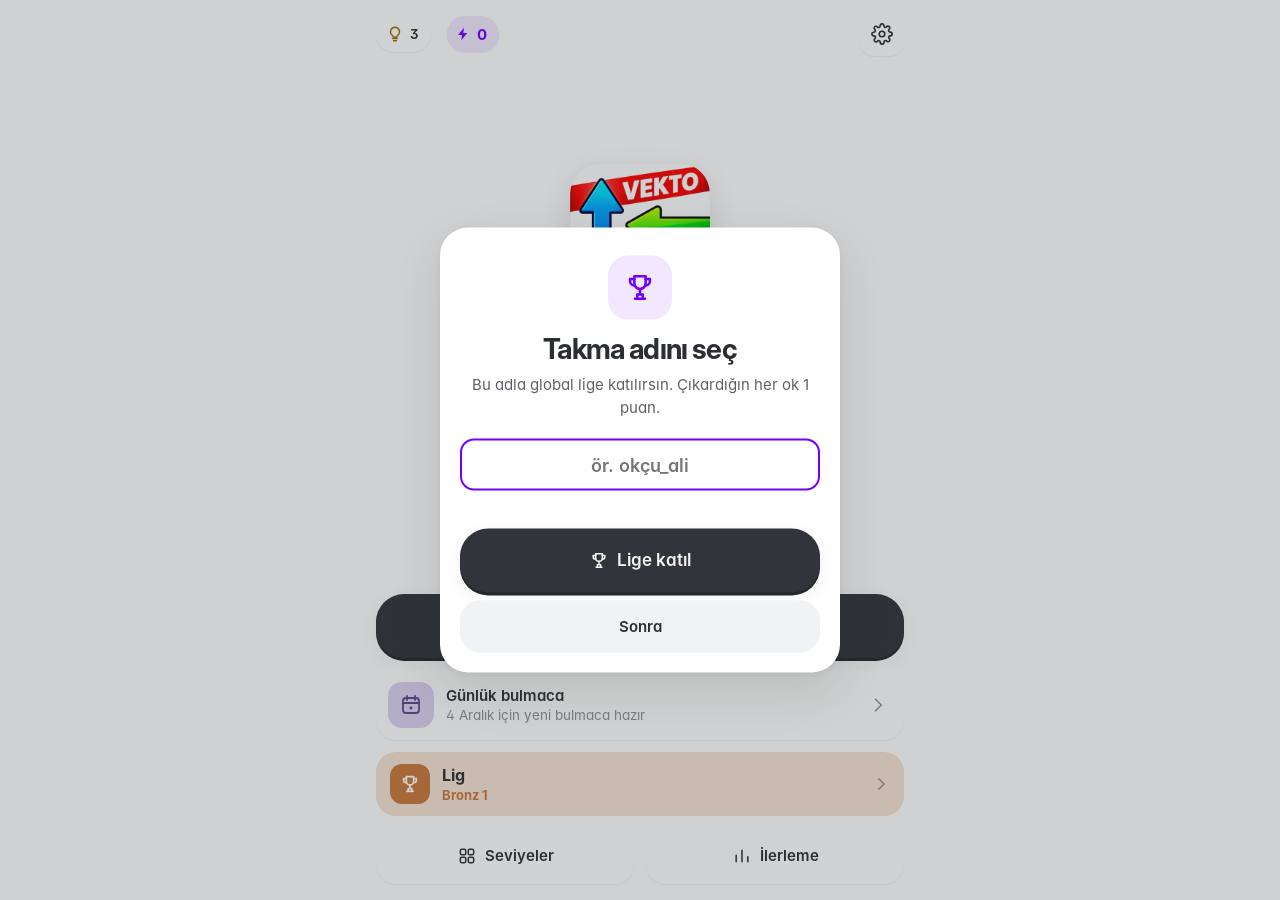
<file: index.html>
<!doctype html>
<html lang="tr">
<head>
  <meta charset="utf-8">
  <meta name="viewport" content="width=device-width, initial-scale=1, maximum-scale=1, user-scalable=no, viewport-fit=cover">
  <meta name="theme-color" content="#FFFFFF">
  <meta name="color-scheme" content="light">
  <title>Vekto</title>
  <link rel="preload" href="assets-fonts-Inter-SemiBold.woff" as="font" type="font/woff" crossorigin>
  <link rel="preload" href="assets-fonts-InterDisplay-Bold.woff" as="font" type="font/woff" crossorigin>
  <link rel="preload" href="assets-logo.png" as="image">
  <link rel="stylesheet" href="css-tokens.css">
  <link rel="stylesheet" href="css-app.css">
  <link rel="icon" href="assets-icon-192.png">
  <style id="offline-style">
    #offline-guard{position:fixed;inset:0;z-index:2147483647;display:none;flex-direction:column;align-items:center;justify-content:center;gap:18px;padding:32px;box-sizing:border-box;background:#fff;color:#1B2340;text-align:center;font-family:Inter,system-ui,-apple-system,"Segoe UI",Roboto,sans-serif;touch-action:none;-webkit-user-select:none;user-select:none}
    #offline-guard.show{display:flex}
    #offline-guard svg{width:104px;height:104px;animation:offline-blink 1.2s ease-in-out infinite}
    #offline-guard h1{margin:0;font-size:24px;font-weight:700;line-height:1.25}
    #offline-guard p{margin:0;font-size:16px;line-height:1.45;color:#5B6378;max-width:320px}
    #offline-guard .en{margin-top:6px;font-size:15px;color:#7C849A}
    @keyframes offline-blink{0%,100%{opacity:1}50%{opacity:.25}}
    @media (prefers-reduced-motion:reduce){#offline-guard svg{animation:none}}
  </style>
</head>
<body>
  <div id="app">
    <main class="screen-host"></main>
    <div class="overlay-host"></div>
    <div class="toast-host" aria-live="polite"></div>
  </div>
  <div id="offline-guard" role="alertdialog" aria-modal="true" aria-live="assertive" aria-label="İnternet bağlantısı yok">
    <svg viewBox="0 0 24 24" fill="none" stroke="#E5162B" stroke-width="2" stroke-linecap="round" stroke-linejoin="round" aria-hidden="true">
      <path d="M2 8.8a15 15 0 0 1 20 0"/><path d="M5 12.5a10 10 0 0 1 14 0"/><path d="M8.5 16a5 5 0 0 1 7 0"/><circle cx="12" cy="19.4" r=".6" fill="#E5162B"/><path d="M3 3l18 18"/>
    </svg>
    <h1>İnternet bağlantısı yok</h1>
    <p>Vekto'yu oynamak için internet gerekli. Bağlantı gelince oyun kaldığın yerden devam eder.</p>
    <p class="en"><b>No internet connection</b><br>An internet connection is required to play. The game will resume where you left off.</p>
  </div>
  <noscript>Vekto için JavaScript gerekli.</noscript>
  <script>
    // İnternet yokken oyun oynanamasın: tam ekran uyarı, bağlantı gelince kendiliğinden kapanır.
    (function () {
      try {
        var box = document.getElementById('offline-guard');
        function app() { return document.getElementById('app'); }
        function online() { try { return navigator.onLine !== false; } catch (e) { return true; } }
        function sync() {
          try {
            var off = !online();
            box.classList.toggle('show', off);
            var a = app();
            if (a) { if (off) { a.setAttribute('inert', ''); a.setAttribute('aria-hidden', 'true'); } else { a.removeAttribute('inert'); a.removeAttribute('aria-hidden'); } }
          } catch (e) {}
        }
        ['touchstart', 'touchmove', 'pointerdown', 'click', 'keydown'].forEach(function (t) {
          box.addEventListener(t, function (e) { e.stopPropagation(); }, { passive: true });
        });
        window.addEventListener('online', sync);
        window.addEventListener('offline', sync);
        sync();
      } catch (e) {}
    })();
  </script>
  <script type="module" src="js-main.js"></script>
</body>
</html>
</file>
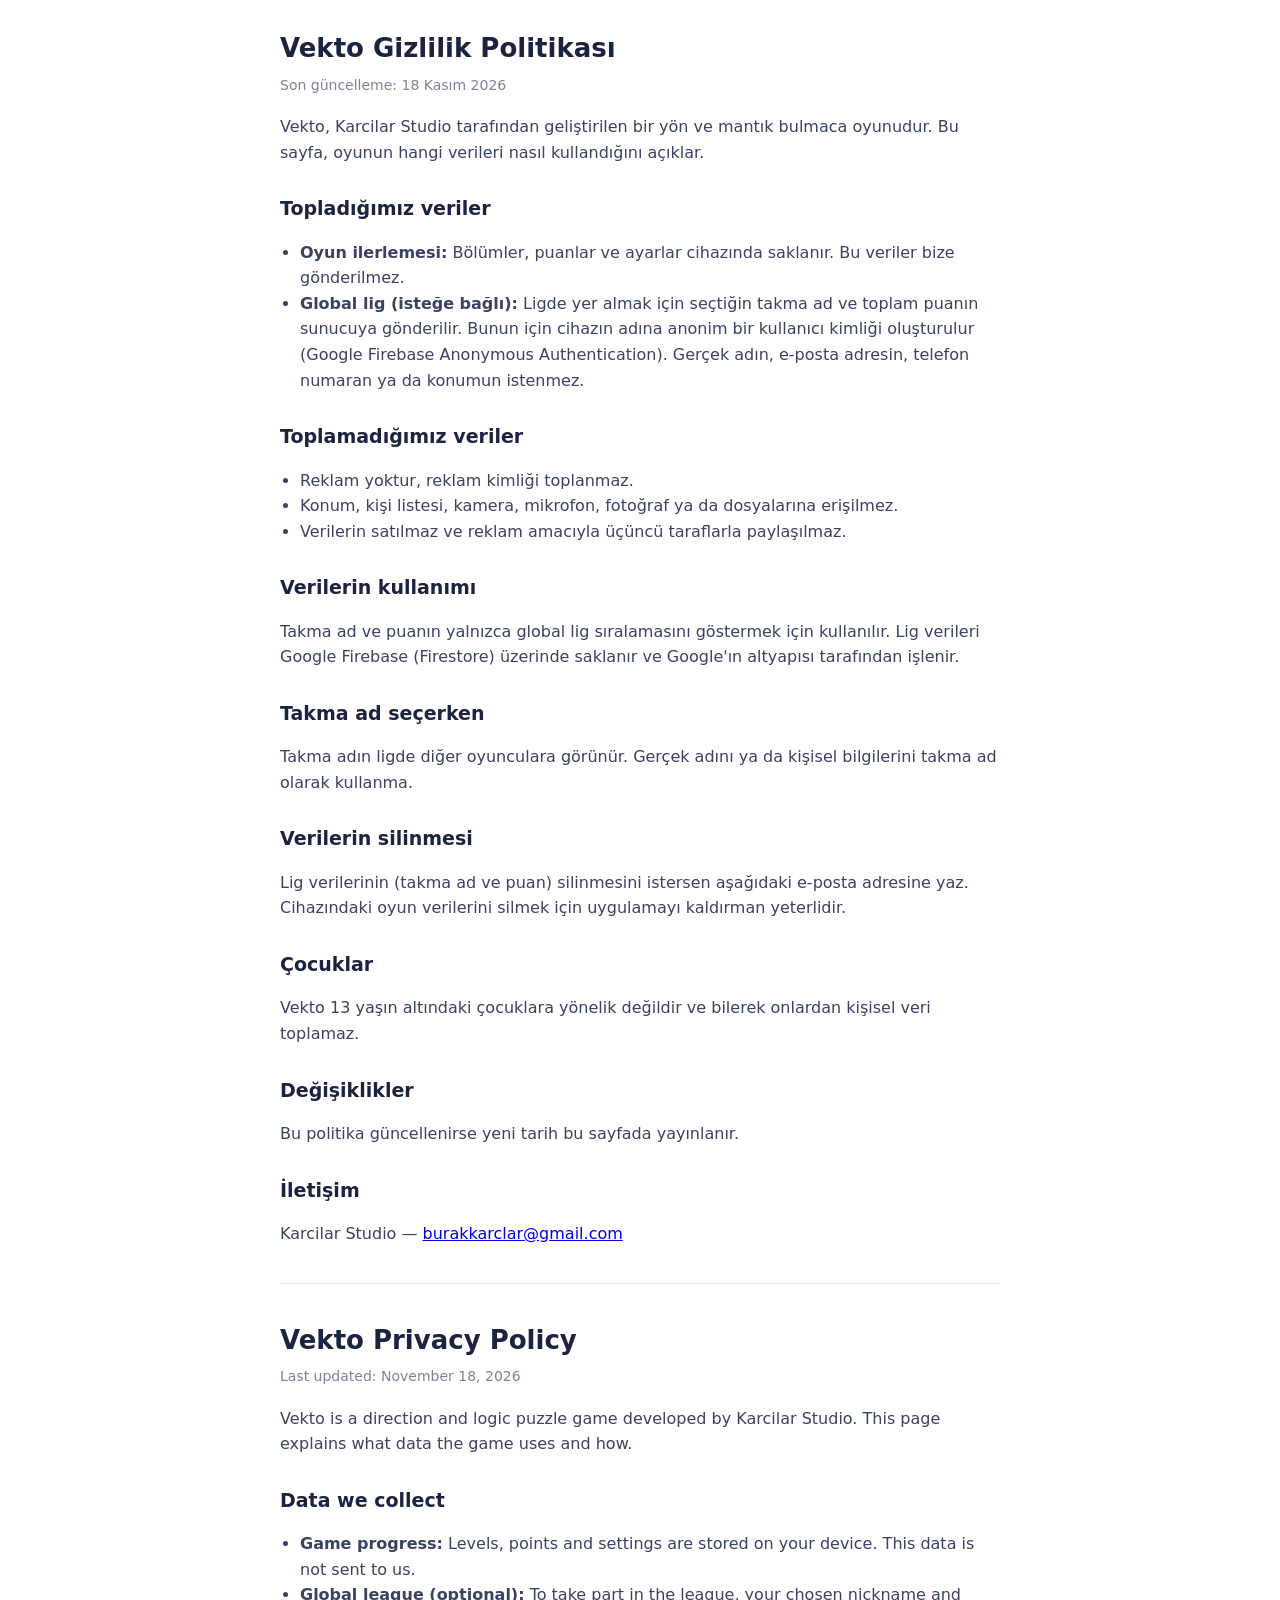
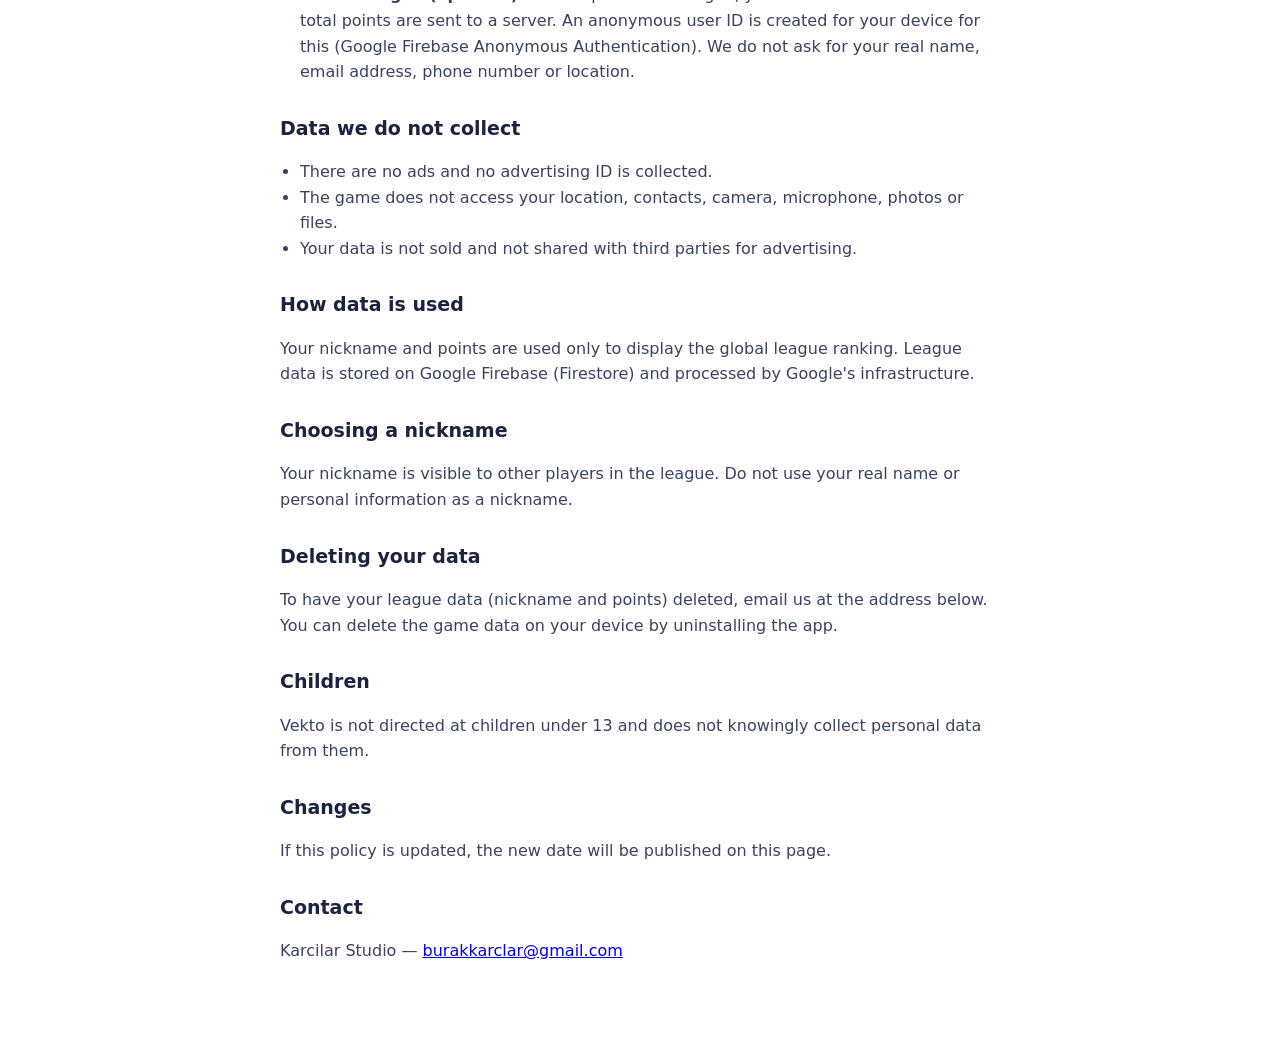
<file: gizlilik.html>
<!doctype html>
<html lang="tr">
<head>
<meta charset="utf-8">
<meta name="viewport" content="width=device-width, initial-scale=1">
<title>Vekto Gizlilik Politikası / Privacy Policy</title>
<style>
  body{margin:0;background:#fff;color:#1B2340;font:16px/1.6 system-ui,-apple-system,"Segoe UI",Roboto,sans-serif}
  main{max-width:720px;margin:0 auto;padding:28px 20px 60px}
  h1{font-size:26px;margin:0 0 4px} h2{font-size:19px;margin:28px 0 6px} p,li{color:#3A4262} ul{padding-left:20px}
  .date{color:#7C849A;font-size:14px;margin:0 0 18px} hr{border:0;border-top:1px solid #E6E8EF;margin:36px 0}
</style>
</head>
<body>
<main>
<h1>Vekto Gizlilik Politikası</h1>
<p class="date">Son güncelleme: 18 Kasım 2026</p>
<p>Vekto, Karcilar Studio tarafından geliştirilen bir yön ve mantık bulmaca oyunudur. Bu sayfa, oyunun hangi verileri nasıl kullandığını açıklar.</p>

<h2>Topladığımız veriler</h2>
<ul>
  <li><b>Oyun ilerlemesi:</b> Bölümler, puanlar ve ayarlar cihazında saklanır. Bu veriler bize gönderilmez.</li>
  <li><b>Global lig (isteğe bağlı):</b> Ligde yer almak için seçtiğin takma ad ve toplam puanın sunucuya gönderilir. Bunun için cihazın adına anonim bir kullanıcı kimliği oluşturulur (Google Firebase Anonymous Authentication). Gerçek adın, e-posta adresin, telefon numaran ya da konumun istenmez.</li>
</ul>

<h2>Toplamadığımız veriler</h2>
<ul>
  <li>Reklam yoktur, reklam kimliği toplanmaz.</li>
  <li>Konum, kişi listesi, kamera, mikrofon, fotoğraf ya da dosyalarına erişilmez.</li>
  <li>Verilerin satılmaz ve reklam amacıyla üçüncü taraflarla paylaşılmaz.</li>
</ul>

<h2>Verilerin kullanımı</h2>
<p>Takma ad ve puanın yalnızca global lig sıralamasını göstermek için kullanılır. Lig verileri Google Firebase (Firestore) üzerinde saklanır ve Google'ın altyapısı tarafından işlenir.</p>

<h2>Takma ad seçerken</h2>
<p>Takma adın ligde diğer oyunculara görünür. Gerçek adını ya da kişisel bilgilerini takma ad olarak kullanma.</p>

<h2>Verilerin silinmesi</h2>
<p>Lig verilerinin (takma ad ve puan) silinmesini istersen aşağıdaki e-posta adresine yaz. Cihazındaki oyun verilerini silmek için uygulamayı kaldırman yeterlidir.</p>

<h2>Çocuklar</h2>
<p>Vekto 13 yaşın altındaki çocuklara yönelik değildir ve bilerek onlardan kişisel veri toplamaz.</p>

<h2>Değişiklikler</h2>
<p>Bu politika güncellenirse yeni tarih bu sayfada yayınlanır.</p>

<h2>İletişim</h2>
<p>Karcilar Studio — <a href="mailto:burakkarclar@gmail.com">burakkarclar@gmail.com</a></p>

<hr>
<h1>Vekto Privacy Policy</h1>
<p class="date">Last updated: November 18, 2026</p>
<p>Vekto is a direction and logic puzzle game developed by Karcilar Studio. This page explains what data the game uses and how.</p>

<h2>Data we collect</h2>
<ul>
  <li><b>Game progress:</b> Levels, points and settings are stored on your device. This data is not sent to us.</li>
  <li><b>Global league (optional):</b> To take part in the league, your chosen nickname and total points are sent to a server. An anonymous user ID is created for your device for this (Google Firebase Anonymous Authentication). We do not ask for your real name, email address, phone number or location.</li>
</ul>

<h2>Data we do not collect</h2>
<ul>
  <li>There are no ads and no advertising ID is collected.</li>
  <li>The game does not access your location, contacts, camera, microphone, photos or files.</li>
  <li>Your data is not sold and not shared with third parties for advertising.</li>
</ul>

<h2>How data is used</h2>
<p>Your nickname and points are used only to display the global league ranking. League data is stored on Google Firebase (Firestore) and processed by Google's infrastructure.</p>

<h2>Choosing a nickname</h2>
<p>Your nickname is visible to other players in the league. Do not use your real name or personal information as a nickname.</p>

<h2>Deleting your data</h2>
<p>To have your league data (nickname and points) deleted, email us at the address below. You can delete the game data on your device by uninstalling the app.</p>

<h2>Children</h2>
<p>Vekto is not directed at children under 13 and does not knowingly collect personal data from them.</p>

<h2>Changes</h2>
<p>If this policy is updated, the new date will be published on this page.</p>

<h2>Contact</h2>
<p>Karcilar Studio — <a href="mailto:burakkarclar@gmail.com">burakkarclar@gmail.com</a></p>
</main>
</body>
</html>
</file>
<file: css-tokens.css>
/* Tasarım sistemi: renk, tipografi, boşluk, gölge, hareket token'ları */
@font-face { font-family: 'Inter'; src: url('assets-fonts-Inter-Regular.woff') format('woff'); font-weight: 400; font-display: swap; }
@font-face { font-family: 'Inter'; src: url('assets-fonts-Inter-Medium.woff') format('woff'); font-weight: 500; font-display: swap; }
@font-face { font-family: 'Inter'; src: url('assets-fonts-Inter-SemiBold.woff') format('woff'); font-weight: 600; font-display: swap; }
@font-face { font-family: 'Inter'; src: url('assets-fonts-Inter-Bold.woff') format('woff'); font-weight: 700; font-display: swap; }
@font-face { font-family: 'Inter Display'; src: url('assets-fonts-InterDisplay-Bold.woff') format('woff'); font-weight: 700; font-display: swap; }

:root {
  /* Yüzeyler */
  --bg: #FFFFFF;
  --surface: #FFFFFF;
  --surface-2: #F1F2F4;
  --line: #E6E6E2;
  --line-strong: #D8D8D3;

  /* Metin */
  --ink: #2B2E33;
  --ink-2: #5E6168;
  --ink-3: #8E9096;
  --ink-inv: #F6F5F2;

  /* Parça */
  --piece: #31343A;
  --piece-edge: #24262B;

  /* Pastel vurgular */
  --mint: #BFE3D5;
  --mint-ink: #2F6B57;
  --blue: #C6D9F1;
  --blue-ink: #2F5486;
  --lavender: #D9D0F2;
  --lavender-ink: #5A4A8C;
  --sand: #F0DCC8;
  --rose: #E7A79A;

  /* Tipografi */
  --font: 'Inter', system-ui, -apple-system, 'Segoe UI', Roboto, sans-serif;
  --font-display: 'Inter Display', 'Inter', system-ui, sans-serif;
  --fs-xs: 12px;
  --fs-sm: 13.5px;
  --fs-md: 15px;
  --fs-lg: 17px;
  --fs-xl: 21px;
  --fs-2xl: 28px;

  /* Boşluk (4'lük ızgara) */
  --s1: 4px; --s2: 8px; --s3: 12px; --s4: 16px; --s5: 20px; --s6: 24px; --s8: 32px; --s10: 40px;

  /* Köşe yarıçapları: hiyerarşiye göre farklı */
  --r-sm: 10px;
  --r-md: 14px;
  --r-lg: 20px;
  --r-xl: 28px;
  --r-pill: 999px;

  /* Gölgeler: çok hafif, sıcak gri */
  --sh-1: 0 1px 2px rgba(40, 38, 34, 0.05), 0 1px 1px rgba(40, 38, 34, 0.03);
  --sh-2: 0 6px 20px rgba(40, 38, 34, 0.06), 0 1px 3px rgba(40, 38, 34, 0.05);
  --sh-3: 0 18px 48px rgba(40, 38, 34, 0.12), 0 2px 6px rgba(40, 38, 34, 0.06);

  /* Hareket */
  --ease-out: cubic-bezier(0.22, 1, 0.36, 1);
  --ease-spring: cubic-bezier(0.34, 1.56, 0.64, 1);
  --t-fast: 120ms;
  --t-mid: 220ms;
  --t-slow: 380ms;

  /* Güvenli alanlar (çentik / gezinme çubuğu) */
  /* Android'de Capacitor SystemBars eski WebView'larda --safe-area-inset-* değişkenlerini enjekte eder */
  --safe-top: max(env(safe-area-inset-top, 0px), var(--safe-area-inset-top, 0px));
  --safe-bottom: max(env(safe-area-inset-bottom, 0px), var(--safe-area-inset-bottom, 0px));
}
</file>
<file: css-app.css>
/* ---------- Temel ---------- */
*, *::before, *::after { box-sizing: border-box; }
html, body {
  margin: 0; height: 100%; overflow: hidden;
  background: var(--bg); color: var(--ink);
  font-family: var(--font); font-size: var(--fs-md);
  -webkit-font-smoothing: antialiased; -webkit-tap-highlight-color: transparent;
  user-select: none; -webkit-user-select: none; touch-action: manipulation;
  font-feature-settings: 'cv11', 'ss01';
  -webkit-text-size-adjust: 100%; text-size-adjust: 100%;
}
/* Taşma koruması: metin içeren öğeler küçülebilir, uzun metin kırılır */
.btn, .pill, .ctrl, .reward, .set-row .txt, .coach p, .toast, .player-card .txt { min-width: 0; overflow-wrap: anywhere; line-height: 1.25; }
.btn, .ctrl { text-align: center; }
button { font: inherit; color: inherit; border: 0; background: none; padding: 0; cursor: pointer; }
button:focus-visible, [tabindex]:focus-visible { outline: 2px solid var(--blue-ink); outline-offset: 2px; }
svg { display: block; }
.num { font-variant-numeric: tabular-nums; }

#app { position: fixed; inset: 0; display: flex; justify-content: center; }
.screen-host { position: relative; width: 100%; max-width: 560px; height: 100%; }

.screen {
  position: absolute; inset: 0;
  display: flex; flex-direction: column;
  padding: calc(var(--safe-top) + var(--s3)) var(--s4) calc(var(--safe-bottom) + var(--s4));
  animation: screen-in var(--t-slow) var(--ease-out) both;
}
.screen.leaving { animation: screen-out var(--t-mid) ease-in both; pointer-events: none; }
.screen.back-in { animation-name: screen-in-back; }
@keyframes screen-in { from { opacity: 0; transform: translateX(18px); } to { opacity: 1; transform: none; } }
@keyframes screen-in-back { from { opacity: 0; transform: translateX(-18px); } to { opacity: 1; transform: none; } }
@keyframes screen-out { to { opacity: 0; transform: scale(0.985); } }

/* ---------- Üst çubuk ---------- */
.topbar { display: flex; align-items: center; gap: var(--s2); min-height: 48px; flex: none; }
.topbar .title { flex: 1; min-width: 0; text-align: center; font-weight: 600; font-size: var(--fs-lg); }
.topbar .title small { display: block; font-weight: 500; font-size: var(--fs-xs); color: var(--ink-3); margin-top: 1px; }
.spacer { flex: 1; }

.icon-btn {
  width: 44px; height: 44px; border-radius: var(--r-md); flex: none;
  display: grid; place-items: center; color: var(--ink);
  background: var(--surface); box-shadow: var(--sh-1);
  transition: transform var(--t-fast) var(--ease-out), background var(--t-fast);
}
.icon-btn.plain { background: transparent; box-shadow: none; }
.icon-btn svg { width: 22px; height: 22px; }

.pill {
  display: inline-flex; align-items: center; gap: 6px; min-height: 36px; padding: 0 12px 0 8px;
  border-radius: var(--r-pill); background: var(--surface); box-shadow: var(--sh-1);
  font-weight: 600; font-size: var(--fs-sm);
}
.pill .gem { width: 18px; height: 18px; }

/* Basılma mikro etkileşimi (tüm dokunulabilirler) */
.pressable { transition: transform var(--t-fast) var(--ease-out), box-shadow var(--t-fast), background var(--t-fast); }
.pressable:active, .pressable.is-pressed { transform: scale(0.96); }

/* ---------- Butonlar ---------- */
.btn {
  display: inline-flex; align-items: center; justify-content: center; gap: var(--s2);
  min-height: 52px; padding: 0 var(--s6); border-radius: var(--r-lg);
  font-weight: 600; font-size: var(--fs-md);
  background: var(--surface); box-shadow: var(--sh-1); color: var(--ink);
}
.btn svg { width: 20px; height: 20px; }
.btn.primary { background: var(--piece); color: var(--ink-inv); box-shadow: 0 3px 0 var(--piece-edge), var(--sh-2); }
.btn.primary:active { transform: translateY(2px) scale(0.99); box-shadow: 0 1px 0 var(--piece-edge), var(--sh-1); }
.btn.big { min-height: 64px; font-size: var(--fs-lg); border-radius: var(--r-xl); width: 100%; }
.btn.block { width: 100%; }
.btn.soft { background: var(--surface-2); box-shadow: none; }
.btn[disabled] { opacity: 0.45; pointer-events: none; }

/* ---------- Ana menü ---------- */
.home { justify-content: space-between; }
.home-head { display: flex; align-items: center; gap: var(--s2); }
.logo { display: flex; align-items: center; gap: 10px; }
.logo svg { width: 34px; height: 34px; }
.logo span { font-family: var(--font-display); font-weight: 700; font-size: 26px; letter-spacing: -0.03em; }

.home-hero { flex: 1; display: flex; flex-direction: column; align-items: center; justify-content: center; text-align: center; min-height: 0; }
.hero-label { color: var(--ink-3); font-weight: 500; font-size: var(--fs-md); }
.hero-num {
  font-family: var(--font-display); font-weight: 700;
  font-size: clamp(112px, 38vw, 184px); line-height: 0.92; letter-spacing: -0.065em;
  font-variant-numeric: tabular-nums; margin: var(--s1) 0 var(--s3);
  animation: hero-in 700ms var(--ease-out) both 60ms;
}
@keyframes hero-in { from { opacity: 0; transform: translateY(14px) scale(0.98); letter-spacing: -0.02em; } to { opacity: 1; transform: none; } }
.hero-region { font-weight: 600; font-size: var(--fs-md); }
.chapter-track { display: flex; gap: 3px; margin-top: var(--s4); width: min(300px, 86%); }
.chapter-track i { flex: 1; height: 6px; border-radius: 3px; background: var(--line); }
.chapter-track i.done { background: var(--piece); }
.chapter-track i.boss { flex: 1.8; }
.chapter-track i.boss.done { background: var(--lavender-ink); }
.chapter-track i.current { background: var(--blue); box-shadow: inset 0 0 0 1.5px var(--blue-ink); }
.hero-sub { color: var(--ink-3); font-size: var(--fs-sm); margin-top: var(--s2); }

.home-actions { display: flex; flex-direction: column; gap: var(--s3); flex: none; }
.daily-card {
  display: flex; align-items: center; gap: var(--s3); width: 100%; text-align: left;
  padding: var(--s3) var(--s4) var(--s3) var(--s3); border-radius: var(--r-lg);
  background: var(--surface); box-shadow: var(--sh-1);
}
.daily-card .glyph { width: 46px; height: 46px; border-radius: var(--r-md); background: var(--lavender); display: grid; place-items: center; flex: none; color: var(--lavender-ink); }
.daily-card .glyph svg { width: 24px; height: 24px; }
.daily-card.done .glyph { background: var(--mint); color: var(--mint-ink); }
.daily-card .txt { flex: 1; min-width: 0; }
.daily-card b { display: block; font-weight: 600; }
.daily-card small { color: var(--ink-3); font-size: var(--fs-sm); }
.daily-card .chev { color: var(--ink-3); width: 20px; height: 20px; }
.home-row { display: grid; grid-template-columns: 1fr 1fr; gap: var(--s3); }
.home-row .btn { min-height: 56px; }

/* ---------- Oyun ekranı ---------- */
.game { padding-left: var(--s3); padding-right: var(--s3); }
.game .topbar { padding: 0 var(--s1); }
.level-tag { display: inline-block; margin-left: 6px; padding: 2px 8px; border-radius: var(--r-pill); font-size: 11px; font-weight: 600; vertical-align: 2px; }
.level-tag.boss { background: var(--lavender); color: var(--lavender-ink); }
.level-tag.daily { background: var(--blue); color: var(--blue-ink); }
.status-row { display: flex; justify-content: center; align-items: center; flex-wrap: wrap; gap: var(--s1) var(--s2); min-height: 30px; margin-top: var(--s1); flex: none; }
.chip { display: inline-flex; align-items: center; gap: 6px; min-height: 30px; padding: 2px 12px; white-space: nowrap; flex: 0 0 auto; border-radius: var(--r-pill); background: var(--surface-2); color: var(--ink-2); font-size: var(--fs-sm); font-weight: 600; }
.chip svg { width: 15px; height: 15px; }
.chip.warn { background: #F6E3DE; color: #8A4436; }
.chip.ok { background: var(--mint); color: var(--mint-ink); }
.board-wrap { position: relative; flex: 1; min-height: 0; margin: var(--s2) 0; touch-action: none; -webkit-touch-callout: none; -webkit-user-select: none; }
.board-wrap canvas { position: absolute; inset: 0; display: block; }
.controls { display: grid; grid-template-columns: repeat(2, 1fr); gap: var(--s3); flex: none; padding: 0 var(--s1); }
.ctrl {
  position: relative; min-height: 60px; border-radius: var(--r-lg); background: var(--surface); box-shadow: var(--sh-1);
  display: flex; flex-direction: column; align-items: center; justify-content: center; gap: 3px;
  font-size: var(--fs-xs); font-weight: 600; color: var(--ink-2);
}
.ctrl svg { width: 22px; height: 22px; color: var(--ink); }
.ctrl[disabled] { opacity: 0.4; pointer-events: none; }
.ctrl .badge {
  position: absolute; top: 6px; right: 8px; min-width: 20px; height: 20px; padding: 0 6px;
  border-radius: var(--r-pill); background: var(--blue); color: var(--blue-ink);
  font-size: 11px; font-weight: 700; font-style: normal; display: grid; place-items: center;
}
.ctrl .badge.cost { background: var(--surface-2); color: var(--ink-2); display: flex; gap: 2px; }
.ctrl .badge.cost svg { width: 11px; height: 11px; }

/* Öğretici kartı */
.coach {
  position: absolute; left: var(--s2); right: var(--s2); top: var(--s2); z-index: 3;
  display: flex; gap: var(--s3); align-items: center;
  padding: var(--s3) var(--s3) var(--s3) var(--s4); border-radius: var(--r-lg);
  background: var(--surface); box-shadow: var(--sh-2);
  animation: coach-in 420ms var(--ease-spring) both 300ms;
}
.coach p { margin: 0; flex: 1; font-size: var(--fs-sm); line-height: 1.45; color: var(--ink-2); }
.coach p b { color: var(--ink); font-weight: 600; display: block; font-size: var(--fs-md); margin-bottom: 2px; }
.coach .icon-btn { width: 36px; height: 36px; box-shadow: none; background: var(--surface-2); }
.coach.out { animation: coach-out 200ms ease-in both; }
@keyframes coach-in { from { opacity: 0; transform: translateY(-10px) scale(0.98); } }
@keyframes coach-out { to { opacity: 0; transform: translateY(-8px); } }
.hint-note {
  position: absolute; left: 50%; bottom: var(--s2); transform: translateX(-50%); z-index: 3;
  max-width: calc(100% - 32px); padding: 10px 14px; border-radius: var(--r-md);
  background: var(--piece); color: var(--ink-inv); font-size: var(--fs-sm); line-height: 1.4; text-align: center;
  box-shadow: var(--sh-2); animation: coach-in 300ms var(--ease-out) both;
}

/* ---------- Liste ekranları ---------- */
.scroll { flex: 1; min-height: 0; overflow-y: auto; overscroll-behavior: contain; margin: 0 calc(var(--s4) * -1); padding: var(--s2) var(--s4) var(--s6); -webkit-overflow-scrolling: touch; scrollbar-width: none; }
.scroll::-webkit-scrollbar { display: none; }
.section-title { font-weight: 600; font-size: var(--fs-md); margin: var(--s5) 0 var(--s3); display: flex; align-items: baseline; gap: var(--s2); }
.section-title:first-child { margin-top: var(--s2); }
.section-title small { color: var(--ink-3); font-weight: 500; font-size: var(--fs-sm); margin-left: auto; }

.level-grid { display: grid; grid-template-columns: repeat(5, 1fr); gap: var(--s2); }
.lv {
  aspect-ratio: 1; border-radius: var(--r-md); background: var(--surface); box-shadow: var(--sh-1);
  display: flex; flex-direction: column; align-items: center; justify-content: center; gap: 2px;
  font-weight: 600; font-size: var(--fs-md);
}
.lv .stars { display: flex; gap: 1px; }
.lv .stars svg { width: 10px; height: 10px; color: var(--line-strong); }
.lv .stars svg.on { color: #E3B860; }
.lv.current { background: var(--piece); color: var(--ink-inv); box-shadow: 0 2px 0 var(--piece-edge), var(--sh-2); }
.lv.locked { background: var(--surface-2); color: var(--ink-3); box-shadow: none; }
.lv.locked svg { width: 14px; height: 14px; }
.lv.boss:not(.locked):not(.current) { background: var(--lavender); color: var(--lavender-ink); }
.lv.boss.locked { box-shadow: inset 0 0 0 1.5px var(--lavender); }

.card { background: var(--surface); border-radius: var(--r-lg); box-shadow: var(--sh-1); padding: var(--s4); }
.stat-grid { display: grid; grid-template-columns: 1fr 1fr; gap: var(--s3); }
.stat { padding: var(--s4); border-radius: var(--r-lg); background: var(--surface); box-shadow: var(--sh-1); }
.stat b { display: block; font-family: var(--font-display); font-size: var(--fs-2xl); letter-spacing: -0.03em; font-variant-numeric: tabular-nums; }
.stat span { color: var(--ink-3); font-size: var(--fs-sm); }

.player-card { display: flex; gap: var(--s4); align-items: center; }
.ring { width: 72px; height: 72px; flex: none; position: relative; }
.ring svg { width: 72px; height: 72px; transform: rotate(-90deg); }
.ring b { position: absolute; inset: 0; display: grid; place-items: center; font-family: var(--font-display); font-size: 26px; }
.player-card .txt { flex: 1; }
.player-card .txt b { display: block; font-weight: 600; font-size: var(--fs-lg); }
.player-card .txt span { color: var(--ink-3); font-size: var(--fs-sm); }
.bar { height: 6px; border-radius: 3px; background: var(--surface-2); overflow: hidden; margin-top: var(--s2); }
.bar i { display: block; height: 100%; background: var(--piece); border-radius: 3px; transition: width 600ms var(--ease-out); }

.week { display: flex; gap: 6px; align-items: flex-end; height: 64px; }
.week .d { flex: 1; display: flex; flex-direction: column; align-items: center; gap: 6px; font-size: 11px; color: var(--ink-3); }
.week .d i { width: 100%; max-width: 26px; border-radius: 6px; background: var(--surface-2); min-height: 4px; }
.week .d i.on { background: var(--blue); }
.week .d.today { color: var(--ink); font-weight: 600; }

.ach { display: flex; align-items: center; gap: var(--s3); padding: var(--s3) 0; border-top: 1px solid var(--line); }
.ach:first-child { border-top: 0; }
.ach .medal { width: 40px; height: 40px; border-radius: 50%; display: grid; place-items: center; flex: none; background: var(--surface-2); color: var(--ink-3); }
.ach .medal svg { width: 20px; height: 20px; }
.ach.done .medal { background: var(--mint); color: var(--mint-ink); }
.ach .txt { flex: 1; min-width: 0; }
.ach .txt b { display: block; font-weight: 600; font-size: var(--fs-md); }
.ach .txt span { color: var(--ink-3); font-size: var(--fs-sm); }
.ach .rw { font-size: var(--fs-sm); font-weight: 600; color: var(--ink-2); display: flex; align-items: center; gap: 3px; }
.ach .rw svg { width: 14px; height: 14px; }
.ach:not(.done) .txt b { color: var(--ink-2); }

.theme-grid { display: grid; grid-template-columns: repeat(4, 1fr); gap: var(--s3); }
.theme { display: flex; flex-direction: column; align-items: center; gap: 6px; font-size: var(--fs-xs); font-weight: 600; color: var(--ink-2); }
.theme .sw { width: 100%; aspect-ratio: 1; border-radius: var(--r-md); display: grid; place-items: center; background: var(--surface); box-shadow: var(--sh-1); position: relative; }
.theme .sw i { width: 56%; aspect-ratio: 1; border-radius: 26%; display: grid; place-items: center; box-shadow: 0 2px 0 rgba(0,0,0,0.18); }
.theme .sw i svg { width: 60%; height: 60%; }
.theme.active .sw { box-shadow: 0 0 0 2px var(--piece), var(--sh-1); }
.theme.locked { color: var(--ink-3); }
.theme.locked .sw i { opacity: 0.28; }
.theme.locked .sw::after { content: ''; position: absolute; inset: 0; }
.theme small { font-weight: 500; color: var(--ink-3); font-size: 11px; margin-top: -4px; text-align: center; }

/* Ayarlar */
.set-list { background: var(--surface); border-radius: var(--r-lg); box-shadow: var(--sh-1); overflow: hidden; }
.set-row { display: flex; align-items: center; gap: var(--s3); min-height: 58px; padding: 0 var(--s4); width: 100%; text-align: left; border-top: 1px solid var(--line); }
.set-row:first-child { border-top: 0; }
.set-row svg.ic { width: 22px; height: 22px; color: var(--ink-2); flex: none; }
.set-row .txt { flex: 1; }
.set-row .txt small { display: block; color: var(--ink-3); font-size: var(--fs-xs); margin-top: 1px; }
.set-row.danger { color: #9A4A3B; }
.set-row.danger svg.ic { color: #9A4A3B; }
.switch { width: 48px; height: 28px; border-radius: 14px; background: var(--line-strong); position: relative; transition: background var(--t-mid); flex: none; }
.switch::after { content: ''; position: absolute; top: 3px; left: 3px; width: 22px; height: 22px; border-radius: 50%; background: #fff; box-shadow: 0 1px 3px rgba(0,0,0,0.2); transition: transform var(--t-mid) var(--ease-spring); }
.switch.on { background: var(--piece); }
.switch.on::after { transform: translateX(20px); }
.about { text-align: center; color: var(--ink-3); font-size: var(--fs-xs); margin-top: var(--s6); line-height: 1.6; }

/* Günlük ekranı */
.daily-hero { text-align: center; padding: var(--s6) var(--s4); }
.daily-hero .date { font-family: var(--font-display); font-size: 44px; letter-spacing: -0.04em; line-height: 1; }
.daily-hero p { color: var(--ink-3); margin: var(--s2) 0 var(--s5); font-size: var(--fs-sm); }
.cal { display: grid; grid-template-columns: repeat(7, 1fr); gap: 6px; text-align: center; }
.cal .h { font-size: 11px; color: var(--ink-3); padding-bottom: 2px; }
.cal .c { aspect-ratio: 1; border-radius: 10px; display: grid; place-items: center; font-size: var(--fs-sm); font-weight: 500; color: var(--ink-2); }
.cal .c.done { background: var(--mint); color: var(--mint-ink); font-weight: 600; }
.cal .c.today { box-shadow: inset 0 0 0 1.5px var(--piece); color: var(--ink); font-weight: 700; }
.cal .c.future { color: var(--line-strong); }
.streak { display: flex; justify-content: center; gap: var(--s6); margin-top: var(--s4); }
.streak div { text-align: center; }
.streak b { display: block; font-family: var(--font-display); font-size: var(--fs-2xl); }
.streak span { font-size: var(--fs-xs); color: var(--ink-3); }

/* ---------- Katmanlar: modal / sayfa ---------- */
.overlay-host { position: fixed; inset: 0; pointer-events: none; z-index: 20; display: flex; justify-content: center; }
.scrim { position: absolute; inset: 0; background: rgba(43, 46, 51, 0.22); animation: fade-in var(--t-mid) both; pointer-events: auto; }
.sheet {
  position: absolute; left: 50%; bottom: 0; width: 100%; max-width: 560px; transform: translateX(-50%);
  background: var(--surface); border-radius: var(--r-xl) var(--r-xl) 0 0; box-shadow: var(--sh-3);
  padding: var(--s6) var(--s5) calc(var(--safe-bottom) + var(--s5)); pointer-events: auto;
  animation: sheet-in 420ms var(--ease-out) both;
}
.sheet.center { bottom: auto; top: 50%; width: calc(100% - 32px); max-width: 400px; border-radius: var(--r-xl); transform: translate(-50%, -50%); animation-name: pop-in; padding-bottom: var(--s5); }
.sheet.leaving { animation: sheet-out 200ms ease-in both; }
.sheet.center.leaving { animation-name: pop-out; }
.scrim.leaving { animation: fade-out 200ms both; }
@keyframes fade-in { from { opacity: 0; } }
@keyframes fade-out { to { opacity: 0; } }
@keyframes sheet-in { from { transform: translate(-50%, 100%); } }
@keyframes sheet-out { to { transform: translate(-50%, 100%); } }
@keyframes pop-in { from { opacity: 0; transform: translate(-50%, -46%) scale(0.96); } }
@keyframes pop-out { to { opacity: 0; transform: translate(-50%, -50%) scale(0.97); } }
.sheet h2 { margin: 0 0 var(--s2); font-family: var(--font-display); font-size: var(--fs-2xl); letter-spacing: -0.03em; text-align: center; }
.sheet p.lead { margin: 0 0 var(--s5); color: var(--ink-2); text-align: center; line-height: 1.5; font-size: var(--fs-md); }
.sheet .actions { display: flex; flex-direction: column; gap: var(--s2); margin-top: var(--s5); }
.sheet .actions.row { flex-direction: row; }
.sheet .actions.row .btn { flex: 1; }

.win-stars { display: flex; justify-content: center; gap: var(--s3); margin: var(--s2) 0 var(--s4); }
.win-stars svg { width: 46px; height: 46px; color: var(--line); }
.win-stars svg.on { color: #E3B860; animation: star-pop 520ms var(--ease-spring) both; }
.win-stars svg:nth-child(2) { width: 56px; height: 56px; margin-top: -8px; }
@keyframes star-pop { from { transform: scale(0.2) rotate(-25deg); opacity: 0; } }
.rewards { display: flex; flex-wrap: wrap; justify-content: center; gap: var(--s2); }
.reward { display: inline-flex; align-items: center; gap: 6px; min-height: 34px; padding: 0 12px; border-radius: var(--r-pill); background: var(--surface-2); font-weight: 600; font-size: var(--fs-sm); animation: coach-in 360ms var(--ease-out) both; }
.reward svg { width: 16px; height: 16px; }
.reward.lav { background: var(--lavender); color: var(--lavender-ink); }
.reward.mint { background: var(--mint); color: var(--mint-ink); }
.reward.blue { background: var(--blue); color: var(--blue-ink); }

.login-days { display: grid; grid-template-columns: repeat(auto-fit, minmax(64px, 1fr)); gap: 6px; margin: var(--s2) 0 var(--s2); }
.login-days div { min-width: 0; white-space: nowrap; border-radius: var(--r-sm); background: var(--surface-2); padding: 8px 2px 6px; text-align: center; font-size: 11px; color: var(--ink-3); }
.login-days div b { display: block; font-size: var(--fs-sm); color: var(--ink-2); margin-top: 2px; }
.login-days div.past { background: var(--mint); color: var(--mint-ink); }
.login-days div.past b { color: var(--mint-ink); }
.login-days div.now { background: var(--piece); color: var(--ink-inv); }
.login-days div.now b { color: var(--ink-inv); }

/* ---------- Bildirim ---------- */
.toast-host { position: fixed; left: 0; right: 0; top: calc(var(--safe-top) + 10px); display: flex; flex-direction: column; align-items: center; gap: 8px; z-index: 40; pointer-events: none; }
.toast { display: flex; align-items: center; gap: 10px; padding: 10px 16px 10px 12px; border-radius: var(--r-pill); background: var(--piece); color: var(--ink-inv); font-size: var(--fs-sm); font-weight: 500; box-shadow: var(--sh-2); animation: toast-in 380ms var(--ease-spring) both; max-width: calc(100% - 32px); }
.toast svg { width: 18px; height: 18px; flex: none; }
.toast.out { animation: toast-out 240ms ease-in both; }
@keyframes toast-in { from { opacity: 0; transform: translateY(-12px) scale(0.96); } }
@keyframes toast-out { to { opacity: 0; transform: translateY(-8px); } }


/* Dar ekranlar (≤ 340px) */
@media (max-width: 340px) {
  .game { padding-left: 4px; padding-right: 4px; }
  .controls { gap: var(--s2); padding: 0 var(--s2); }
}
/* Kısa ekranlar (küçük telefonlar) */
@media (max-height: 640px) {
  .ctrl { min-height: 52px; }
  .btn.big { min-height: 56px; }
  .hero-num { font-size: clamp(88px, 30vw, 140px); }
  .home-row .btn { min-height: 50px; }
}
@media (prefers-reduced-motion: reduce) {
  *, *::before, *::after { animation-duration: 1ms !important; transition-duration: 1ms !important; }
}
.reduced *, .reduced *::before, .reduced *::after { animation-duration: 1ms !important; transition-duration: 1ms !important; }

/* ---------- Sürüm 2: ana sayfa, zorluk rozetleri, yakınlaştırma ---------- */
.home-head { justify-content: space-between; }
.brand { display: flex; align-items: center; gap: 12px; }
.brand svg { width: 46px; height: 46px; }
.brand h1 { margin: 0; font-family: var(--font-display); font-weight: 700; font-size: clamp(48px, 15vw, 64px); letter-spacing: -0.05em; line-height: 1; }
.tagline { margin: 6px 0 var(--s5); color: var(--ink-3); font-size: var(--fs-md); }
.level-card { width: min(340px, 100%); padding: var(--s4) var(--s5) var(--s4); border-radius: var(--r-xl); background: var(--surface); box-shadow: var(--sh-2); text-align: left; }
.lc-top { display: flex; align-items: center; justify-content: space-between; }
.lc-label { color: var(--ink-3); font-weight: 500; }
.lc-num { font-family: var(--font-display); font-weight: 700; font-size: 64px; letter-spacing: -0.05em; line-height: 1; margin: 4px 0 2px; }
.lc-num small { font-size: 20px; color: var(--ink-3); letter-spacing: -0.01em; margin-left: 4px; }
.lc-sub { color: var(--ink-2); font-size: var(--fs-sm); }
.wave { display: flex; align-items: flex-end; gap: 5px; height: 46px; margin-top: var(--s3); }
.wave i { flex: 1; border-radius: 4px; background: var(--surface-2); }
.wave i.done { background: var(--line-strong); }
.wave i.current { background: var(--piece); }
.diff { display: inline-flex; align-items: center; white-space: nowrap; min-height: 26px; padding: 0 10px; border-radius: var(--r-pill); font-size: var(--fs-sm); font-weight: 600; }
.tone-mint { background: #D9F2E6; color: #23704F; }
.tone-blue { background: #DCE9FB; color: #2A5592; }
.tone-lav { background: #E8E1FA; color: #5A45A0; }
.tone-sand { background: #FBE6D2; color: #9A5520; }
.tone-rose { background: #FADCD8; color: #A23A2E; }
.level-tag[class*="tone-"] { margin-left: 6px; }
.lv.t-mint:not(.locked):not(.current) { box-shadow: inset 0 -3px 0 #BFE3D5, var(--sh-1); }
.lv.t-blue:not(.locked):not(.current) { box-shadow: inset 0 -3px 0 #C6D9F1, var(--sh-1); }
.lv.t-lav:not(.locked):not(.current) { box-shadow: inset 0 -3px 0 #D9D0F2, var(--sh-1); }
.lv.t-sand:not(.locked):not(.current) { box-shadow: inset 0 -3px 0 #F0D2B4, var(--sh-1); }
.lv.t-rose:not(.locked):not(.current) { box-shadow: inset 0 -3px 0 #EDB7AE, var(--sh-1); }
.zoom { position: absolute; right: 6px; bottom: 6px; z-index: 2; display: flex; flex-direction: column; gap: 6px; }
.zbtn { width: 40px; height: 40px; border-radius: 12px; display: grid; place-items: center; background: rgba(255,255,255,0.94); box-shadow: var(--sh-2); color: var(--ink); }
.zbtn svg { width: 20px; height: 20px; }
.zbtn.on { background: var(--piece); color: var(--ink-inv); }
.ctrl[data-act="hint"] { background: #FFF6DE; box-shadow: inset 0 0 0 1.5px #F0D58A, var(--sh-1); }
.ctrl[data-act="hint"] svg { color: #9A6B00; }
@media (max-height: 640px) { .brand h1 { font-size: 44px; } .tagline { margin-bottom: var(--s3); } .lc-num { font-size: 52px; } }

/* Sürüm 3: sade seviye kartı, ipucu sayacı */
.level-card { text-align: center; display: flex; flex-direction: column; align-items: center; gap: 10px; padding: var(--s5) var(--s5) var(--s6); }
.level-card .lc-num { font-size: clamp(44px, 13vw, 56px); margin: 0; }
.level-card .diff { min-height: 30px; padding: 0 14px; font-size: var(--fs-md); }
.hint-pill { padding: 0 12px 0 10px; }
.hint-pill svg { width: 18px; height: 18px; color: #9A6B00; }
.ctrl .badge.empty { background: var(--surface-2); color: var(--ink-3); }
.hint-note { pointer-events: none; }

/* Canlar */
.lives { display: inline-flex; align-items: center; gap: 4px; height: 30px; }
.heart { display: grid; place-items: center; width: 24px; height: 24px; color: #E3E5EA; }
.heart svg { width: 22px; height: 22px; }
.heart.on { color: #FF1744; }
.heart.lost { animation: heart-lost 520ms var(--ease-out); }
@keyframes heart-lost { 0% { transform: scale(1.35); color: #FF1744; } 60% { transform: scale(0.8); } 100% { transform: scale(1); } }
.toast svg { color: #FF5370; }
.board-wrap.shake { animation: board-shake 420ms ease-in-out; }
@keyframes board-shake { 20%, 60% { transform: translateX(-8px); } 40%, 80% { transform: translateX(8px); } }

/* Logo */
.brand { margin: 0; }
.brand-logo { display: block; width: clamp(108px, 34vw, 140px); height: auto; border-radius: 22%; box-shadow: 0 10px 28px rgba(20, 30, 80, 0.14); }
@media (max-height: 640px) { .brand-logo { width: 96px; } }

/* Can bitti penceresi */
.out-of-lives .lost-hearts { display: flex; justify-content: center; gap: 10px; margin: 4px 0 14px; }
.out-of-lives .lost-hearts svg { width: 34px; height: 34px; color: #D5D8DE; fill: currentColor; animation: heart-lose 420ms var(--ease-out) both; }
.out-of-lives .lost-hearts svg:nth-child(2) { animation-delay: 90ms; }
.out-of-lives .lost-hearts svg:nth-child(3) { animation-delay: 180ms; }
@keyframes heart-lose { from { color: #FF0000; transform: scale(1.25); } }

/* Puan */
.chip.pts { color: #7300FF; background: #F1E8FF; }
.chip.pts svg { width: 14px; height: 14px; margin-right: 3px; vertical-align: -2px; }
.pt-float { position: absolute; z-index: 5; pointer-events: none; transform: translate(-50%, -50%); font-weight: 800; font-size: 17px; color: #7300FF; text-shadow: 0 1px 0 #fff, 0 0 6px #fff; animation: pt-up 750ms var(--ease-out) forwards; }
@keyframes pt-up { from { opacity: 1; transform: translate(-50%, -50%); } to { opacity: 0; transform: translate(-50%, -190%); } }

.pts-pill { color: #7300FF; background: #F1E8FF; border: 0; margin-left: 8px; cursor: pointer; font: inherit; font-weight: 700; }
.pts-pill svg { width: 16px; height: 16px; }
.home-row { display: grid; grid-template-columns: repeat(3, 1fr); }

/* Lig */
.my-league { display: flex; align-items: center; gap: 14px; padding: 16px; border-radius: var(--r-xl); background: #F1E8FF; margin-bottom: 10px; }
.ml-rank { min-width: 54px; height: 54px; display: grid; place-items: center; border-radius: 16px; background: #7300FF; color: #fff; font-size: 20px; font-weight: 800; padding: 0 6px; }
.ml-txt { flex: 1; min-width: 0; display: flex; flex-direction: column; gap: 3px; }
.ml-txt b { font-size: 17px; overflow: hidden; text-overflow: ellipsis; white-space: nowrap; }
.ml-txt small { color: var(--ink-2); font-size: 13px; }
.ml-pts { display: flex; align-items: center; gap: 4px; color: #7300FF; font-weight: 800; font-size: 18px; }
.ml-pts svg, .pts-pill svg { flex: none; }
.ml-pts svg { width: 18px; height: 18px; }
.league-note { color: var(--ink-2); font-size: 13.5px; line-height: 1.45; margin: 6px 4px 14px; }
.board-list { list-style: none; margin: 0; padding: 0; display: flex; flex-direction: column; gap: 6px; }
.board-list li { display: flex; align-items: center; gap: 12px; padding: 12px 14px; border-radius: 14px; background: #F5F6F8; }
.board-list li.state { justify-content: center; color: var(--ink-2); background: none; padding: 28px 8px; text-align: center; line-height: 1.5; }
.board-list .r { width: 30px; text-align: center; font-weight: 800; color: var(--ink-2); }
.board-list .n { flex: 1; min-width: 0; overflow: hidden; text-overflow: ellipsis; white-space: nowrap; font-weight: 600; }
.board-list .p { font-weight: 800; }
.board-list li.top1 .r { color: #E0A800; } .board-list li.top2 .r { color: #8A93A3; } .board-list li.top3 .r { color: #C26A2B; }
.board-list li.me { background: #7300FF; color: #fff; }
.board-list li.me .r { color: #fff; }
.nick { text-align: center; }
.nick-badge { width: 64px; height: 64px; margin: 4px auto 12px; display: grid; place-items: center; border-radius: 20px; background: #F1E8FF; color: #7300FF; }
.nick-badge svg { width: 34px; height: 34px; }
.nick-input { width: 100%; box-sizing: border-box; height: 52px; border-radius: 14px; border: 2px solid #E3E5EA; padding: 0 16px; font: inherit; font-size: 18px; font-weight: 600; text-align: center; background: #fff; color: var(--ink); outline: none; }
.nick-input:focus { border-color: #7300FF; }
.nick-err { min-height: 20px; margin: 8px 0 0; color: #D40000; font-size: 13.5px; }
.nick .actions { margin-top: 10px; }

/* Lig kademeleri */
.tone-bronze { --t1: #C9783A; --t2: #F6E3D2; }
.tone-silver { --t1: #7C8696; --t2: #E8EBF0; }
.tone-gold { --t1: #D49A00; --t2: #FFF1C2; }
.tone-platinum { --t1: #0FA3A3; --t2: #D5F5F3; }
.tone-diamond { --t1: #2F6BFF; --t2: #DCE6FF; }
.tone-master { --t1: #F505B4; --t2: #FFD9F3; }
.tier-card { display: flex; align-items: center; gap: 14px; padding: 16px; border-radius: var(--r-xl); background: var(--t2); margin-bottom: 10px; }
.tier-badge { flex: none; width: 58px; height: 58px; display: grid; place-items: center; border-radius: 50% 50% 46% 46%; background: var(--t1); color: #fff; font-weight: 800; font-size: 22px; box-shadow: inset 0 -5px 0 rgba(0,0,0,.14); }
.tier-txt { flex: 1; min-width: 0; display: flex; flex-direction: column; gap: 4px; }
.tier-txt b { font-size: 20px; letter-spacing: -0.02em; color: var(--t1); }
.tier-txt small { color: var(--ink-2); font-size: 13px; }
.tier-bar { height: 8px; border-radius: 8px; background: rgba(255,255,255,.75); overflow: hidden; margin-top: 4px; }
.tier-bar i { display: block; height: 100%; border-radius: 8px; background: var(--t1); transition: width 500ms var(--ease-out); }
.board-list .n small.tn { display: block; font-size: 11.5px; font-weight: 700; color: var(--t1); margin-top: 1px; }
.board-list li.me .n small.tn { color: #fff; opacity: .85; }

.home-row { grid-template-columns: repeat(2, 1fr) !important; }
.league-card { display: flex; align-items: center; gap: 12px; width: 100%; padding: 12px 14px; border-radius: var(--r-lg); border: 0; background: var(--t2, #F5F6F8); color: var(--ink); font: inherit; text-align: left; cursor: pointer; }
.league-card .glyph { flex: none; width: 40px; height: 40px; display: grid; place-items: center; border-radius: 12px; background: var(--t1, #7300FF); color: #fff; }
.league-card .glyph svg { width: 22px; height: 22px; }
.league-card .txt { flex: 1; min-width: 0; display: flex; flex-direction: column; gap: 2px; }
.league-card .txt b { font-size: 16px; }
.league-card .txt small { font-size: 13px; font-weight: 700; color: var(--t1); }
.league-card .chev { flex: none; opacity: .5; }
.league-card .chev svg { width: 18px; height: 18px; }

.ctrl[data-act="rays"].on { background: #E9F0FF; box-shadow: inset 0 0 0 1.5px #7BA0F0, var(--sh-1); }
.ctrl[data-act="rays"].on svg { color: #1F4FC4; }

.topbar .hint-btn { position: relative; margin-left: 8px; }
.topbar .hint-btn .badge { position: absolute; top: -5px; right: -5px; min-width: 18px; height: 18px; padding: 0 5px; border-radius: var(--r-pill); background: var(--blue); color: var(--blue-ink); font-size: 11px; font-weight: 700; font-style: normal; display: grid; place-items: center; }
.topbar .hint-btn .badge.empty { background: var(--surface-2); color: var(--ink-2); }

.level-flash {
  position: absolute; inset: 0; display: grid; place-items: center; pointer-events: none; z-index: 5;
  font-size: clamp(34px, 11vw, 56px); font-weight: 800; letter-spacing: 0.02em; color: #000; opacity: 0;
  animation: level-flash 1.5s ease-in-out forwards;
}
@keyframes level-flash { 0% { opacity: 0; } 35% { opacity: 1; } 60% { opacity: 1; } 100% { opacity: 0; } }
@media (prefers-reduced-motion: reduce) { .level-flash { animation-duration: 1.5s; } }

@media (max-width: 400px) { .btn { padding: 0 var(--s4); } .pill { padding: 0 9px 0 6px; } .topbar { gap: var(--s1); } .chip { padding: 0 9px; gap: 4px; font-size: 12px; } .lives { gap: 2px; } .lives svg { width: 18px; height: 18px; } }

.topbar .top-right { width: 96px; display: flex; justify-content: flex-end; flex: none; }
</file>
